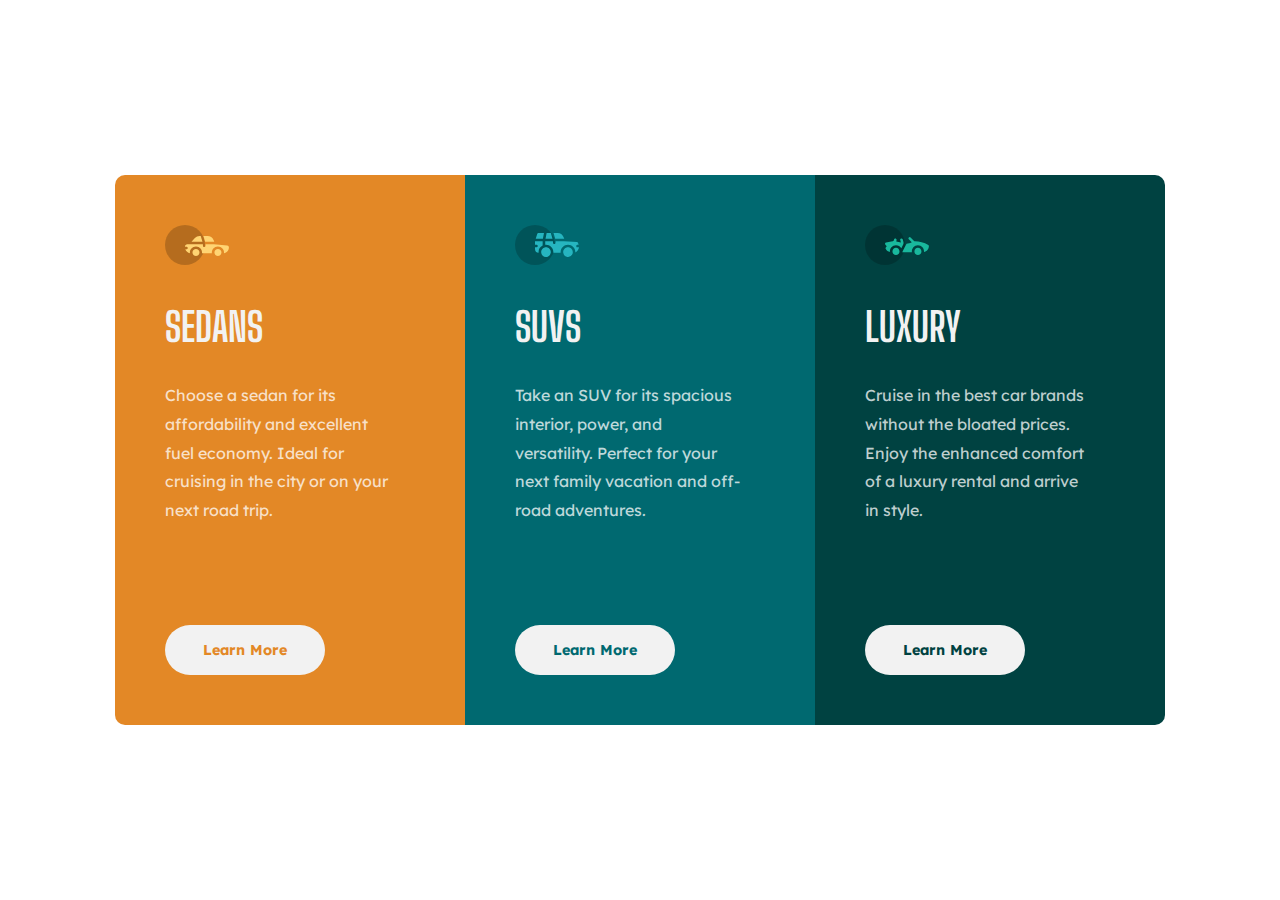
<file: 3-column-preview-card/index.html>
<!DOCTYPE html>
<html lang="pt-br">
  <head>
    <meta charset="UTF-8" />
    <meta http-equiv="X-UA-Compatible" content="IE=edge" />
    <meta name="viewport" content="width=device-width, initial-scale=1.0" />
    <link rel="icon" type="image/png" sizes="32x32" href="./images/favicon-32x32.png" />
    <title>3-column preview card component</title>
    <link rel="stylesheet" href="style.css" />
  </head>
  <body>
    <div id="card">
      <div class="content" id="content1">
        <img src="images/icon-sedans.svg" />
        <h1>SEDANS</h1>
        <p>
          Choose a sedan for its affordability and excellent fuel economy. Ideal for cruising in the city or on your
          next road trip.
        </p>
        <a id="c1" href="#">Learn More</a>
      </div>
      <div class="content" id="content2">
        <img src="images/icon-suvs.svg" />
        <h1>SUVS</h1>
        <p>
          Take an SUV for its spacious interior, power, and versatility. Perfect for your next family vacation and
          off-road adventures.
        </p>
        <a id="c2" href="#">Learn More</a>
      </div>
      <div class="content" id="content3">
        <img src="images/icon-luxury.svg" />
        <h1>LUXURY</h1>
        <p>
          Cruise in the best car brands without the bloated prices. Enjoy the enhanced comfort of a luxury rental and
          arrive in style.
        </p>
        <a id="c3" href="#">Learn More</a>
      </div>
    </div>
  </body>
</html>
</file>
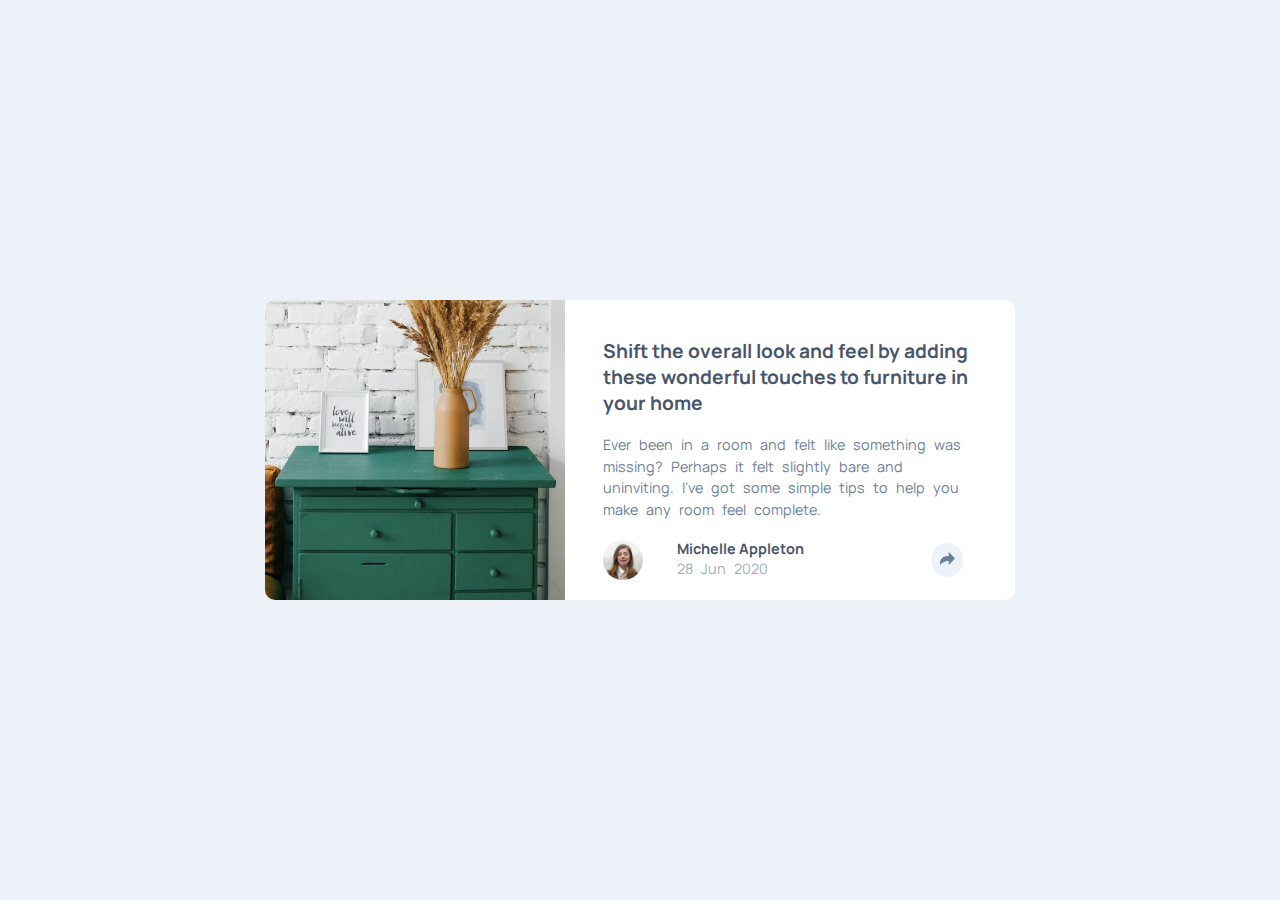
<file: article-preview-component/index.html>
<!DOCTYPE html>
<html lang="en">
  <head>
    <meta charset="UTF-8" />
    <meta name="viewport" content="width=device-width, initial-scale=1.0" />
    <link rel="stylesheet" href="css/style.css" />
    <link rel="icon" type="image/png" sizes="32x32" href="./images/favicon-32x32.png" />
    <title>Frontend Mentor | Article preview component</title>
  </head>
  <body>
    <div class="card">
      <img class="drawer" src="images/drawers.jpg" alt="" />
      <div class="text">
        <div class="header">
          <h1>Shift the overall look and feel by adding these wonderful touches to furniture in your home</h1>
        </div>
        <div class="subtext">
          <p>Ever been in a room and felt like something was missing? Perhaps it felt slightly bare and uninviting. I’ve got some simple tips to help you make any room feel complete.</p>
        </div>
        <div id="person">
          <img class="avatar" src="images/avatar-michelle.jpg" alt="" />
          <div id="michelle">
            <h2>Michelle Appleton</h2>
            <p>28 Jun 2020</p>
          </div>
          <button id="button">
            <img src="images/icon-share.svg" alt="" />
          </button>

          <div class="share">
            <div class="sharesvg">
              SHARE
              <img src="images/icon-facebook.svg" alt="" />
              <img src="images/icon-twitter.svg" alt="" />
              <img src="images/icon-pinterest.svg" alt="" />
            </div>
            <div class="triangle"></div>
          </div>
        </div>
      </div>
    </div>
  </body>
  <script src="hover.js"></script>
</html>
</file>
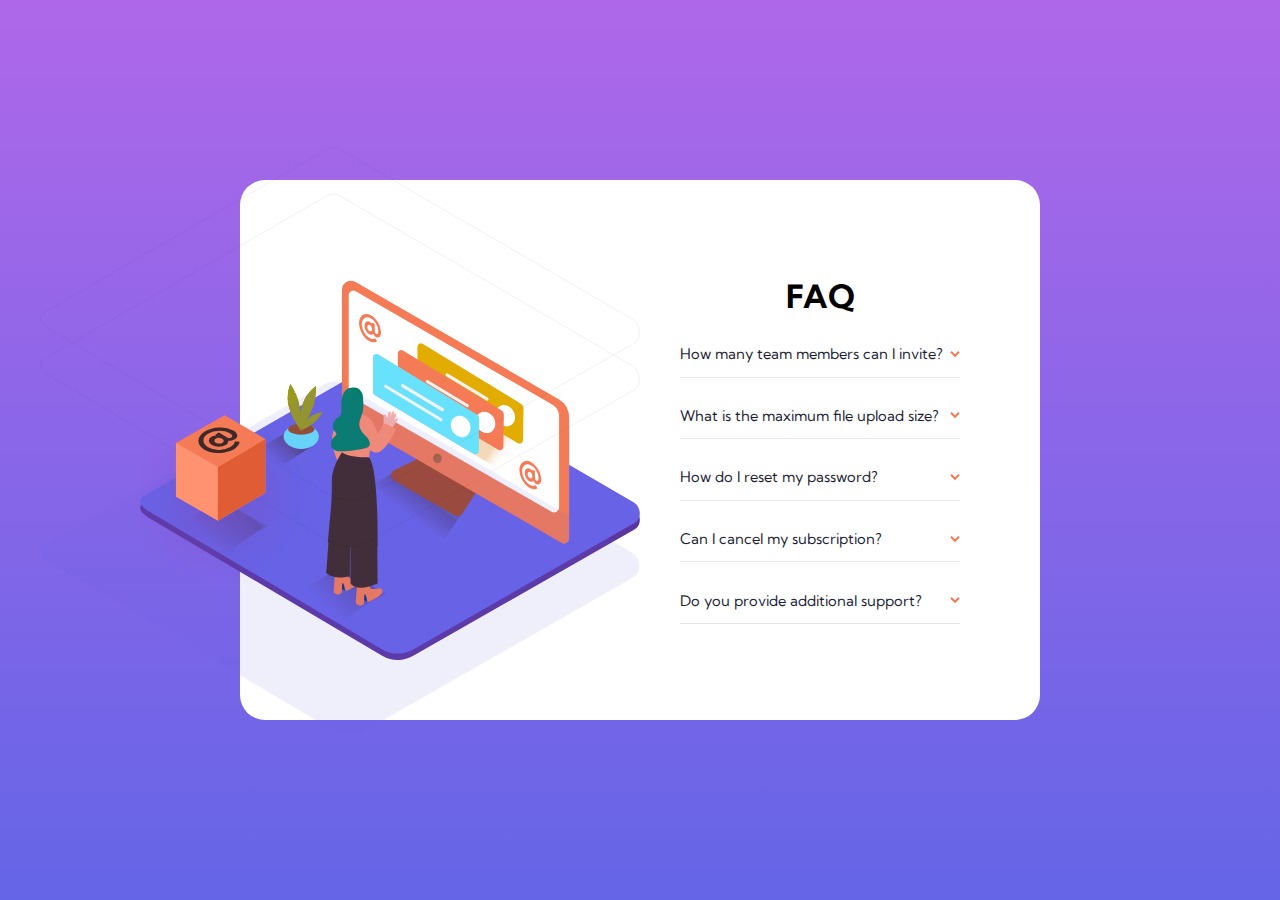
<file: faq-accordion-card/index.html>
<!DOCTYPE html>
<html lang="en">
  <head>
    <meta charset="UTF-8" />
    <meta name="viewport" content="width=device-width, initial-scale=1.0" />
    <link rel="icon" type="image/png" sizes="32x32" href="./images/favicon-32x32.png" />
    <link rel="stylesheet" href="css/style.css" />
    <script src="script.js"></script>
    <title>Frontend Mentor | FAQ Accordion Card</title>
  </head>
  <body>
    <div class="images">
      <img class="mobile-img" src="images/illustration-woman-online-mobile.svg" alt="" />
      <img src="images/bg-pattern-mobile.svg" alt="" />
    </div>
    <div class="card">
      <div class="desktop-images">
        <img class="desktop-img" src="images/illustration-woman-online-desktop.svg" alt="" />
        <img class="desktop-img-box" src="images/illustration-box-desktop.svg" alt="" />
        <img class="desktop-img-pattern" src="images/bg-pattern-desktop.svg" alt="" />
      </div>
      <ul>
        <h1>FAQ</h1>
        <li>
          <button class="question" onclick="toggle(0)">
            <h2>How many team members can I invite?</h2>
            <img class="imgArrow" src="images/icon-arrow-down.svg" alt="seta para baixo" />
          </button>
          <p class="answer">You can invite up to 2 additional users on the Free plan. There is no limit on team members for the Premium plan.</p>
        </li>
        <li>
          <button class="question" onclick="toggle(1)">
            <h2>What is the maximum file upload size?</h2>
            <img class="imgArrow" src="images/icon-arrow-down.svg" alt="seta para baixo" />
          </button>
          <p class="answer">No more than 2GB. All files in your account must fit your allotted storage space.</p>
        </li>
        <li>
          <button class="question" onclick="toggle(2)">
            <h2>How do I reset my password?</h2>
            <img class="imgArrow" src="images/icon-arrow-down.svg" alt="seta para baixo" />
          </button>
          <p class="answer">Click “Forgot password” from the login page or “Change password” from your profile page. A reset link will be emailed to you.</p>
        </li>
        <li>
          <button class="question" onclick="toggle(3)">
            <h2>Can I cancel my subscription?</h2>
            <img class="imgArrow" src="images/icon-arrow-down.svg" alt="seta para baixo" />
          </button>
          <p class="answer">Yes! Send us a message and we’ll process your request no questions asked.</p>
        </li>
        <li>
          <button class="question" onclick="toggle(4)">
            <h2>Do you provide additional support?</h2>
            <img class="imgArrow" src="images/icon-arrow-down.svg" alt="seta para baixo" />
          </button>
          <p class="answer">Chat and email support is available 24/7. Phone lines are open during normal business hours.</p>
        </li>
      </ul>
    </div>
  </body>
</html>
</file>
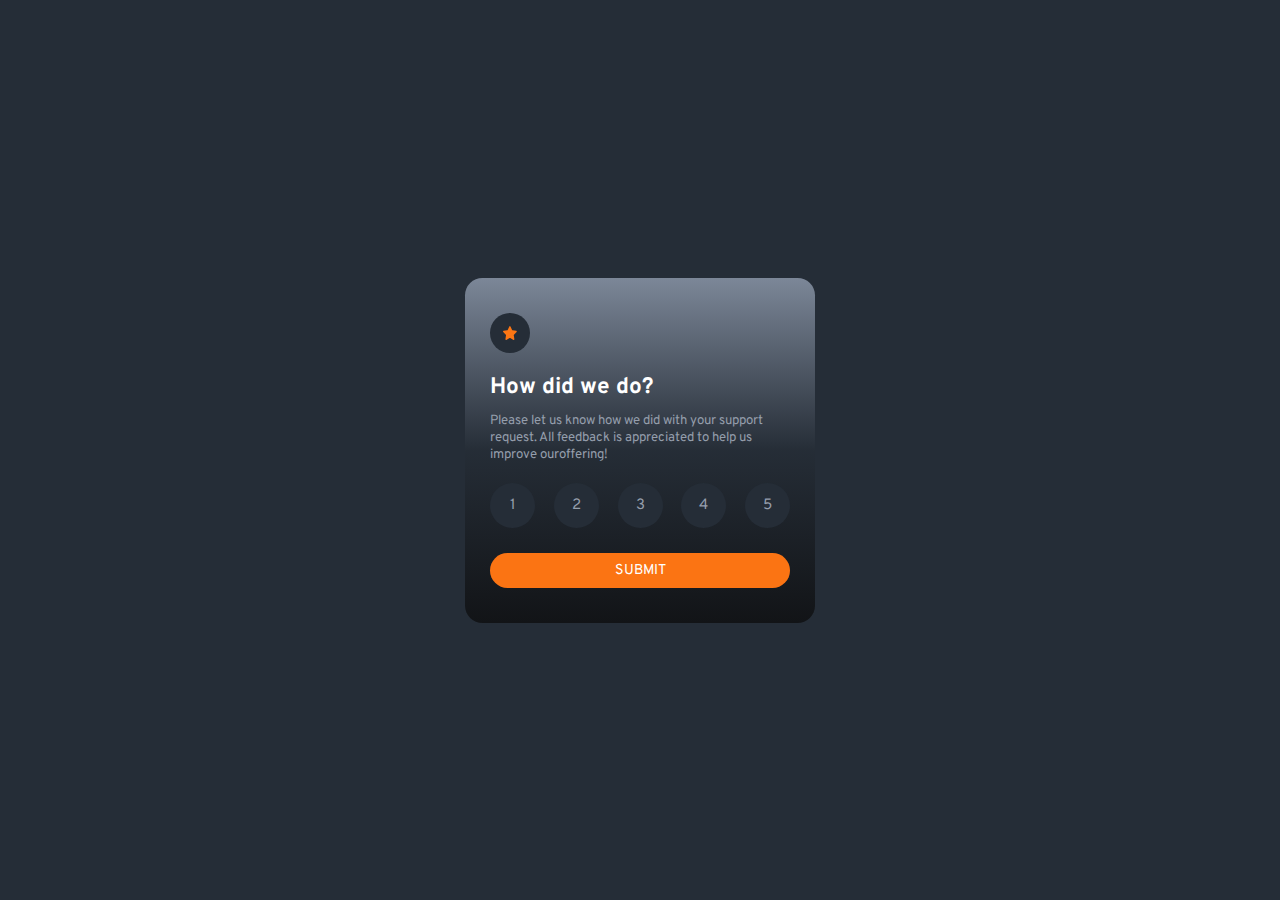
<file: interactive-rating-component/index.html>
<!DOCTYPE html>
<html lang="pt-br">
  <head>
    <meta charset="UTF-8" />
    <meta http-equiv="X-UA-Compatible" content="IE=edge" />
    <meta name="viewport" content="width=device-width, initial-scale=1.0" />
    <title>Rate us!</title>
    <link rel="stylesheet" href="hover.css" />
    <link rel="stylesheet" href="style.css" />
    <link rel="shortcut icon" href="images/favicon-32x32.png" type="image/x-icon" />
    <script src="script.js"></script>
  </head>
  <body>
    <div id="caixa">
      <div id="circulo">
        <img src="images/icon-star.svg" alt="" />
      </div>
      <div id="título">
        <h1>How did we do?</h1>
      </div>
      <div id="texto">
        <p>
          Please let us know how we did with your support request. All feedback is appreciated to help us improve
          ouroffering!
        </p>
      </div>
      <div id="nota">
        <p id="cor1" onclick="escolher(1)">1</p>
        <p id="cor2" onclick="escolher(2)">2</p>
        <p id="cor3" onclick="escolher(3)">3</p>
        <p id="cor4" onclick="escolher(4)">4</p>
        <p id="cor5" onclick="escolher(5)">5</p>
      </div>
      <a href="index2.html">
        <div id="submit">
          <p>SUBMIT</p>
        </div>
      </a>
    </div>
  </body>
</html>
</file>
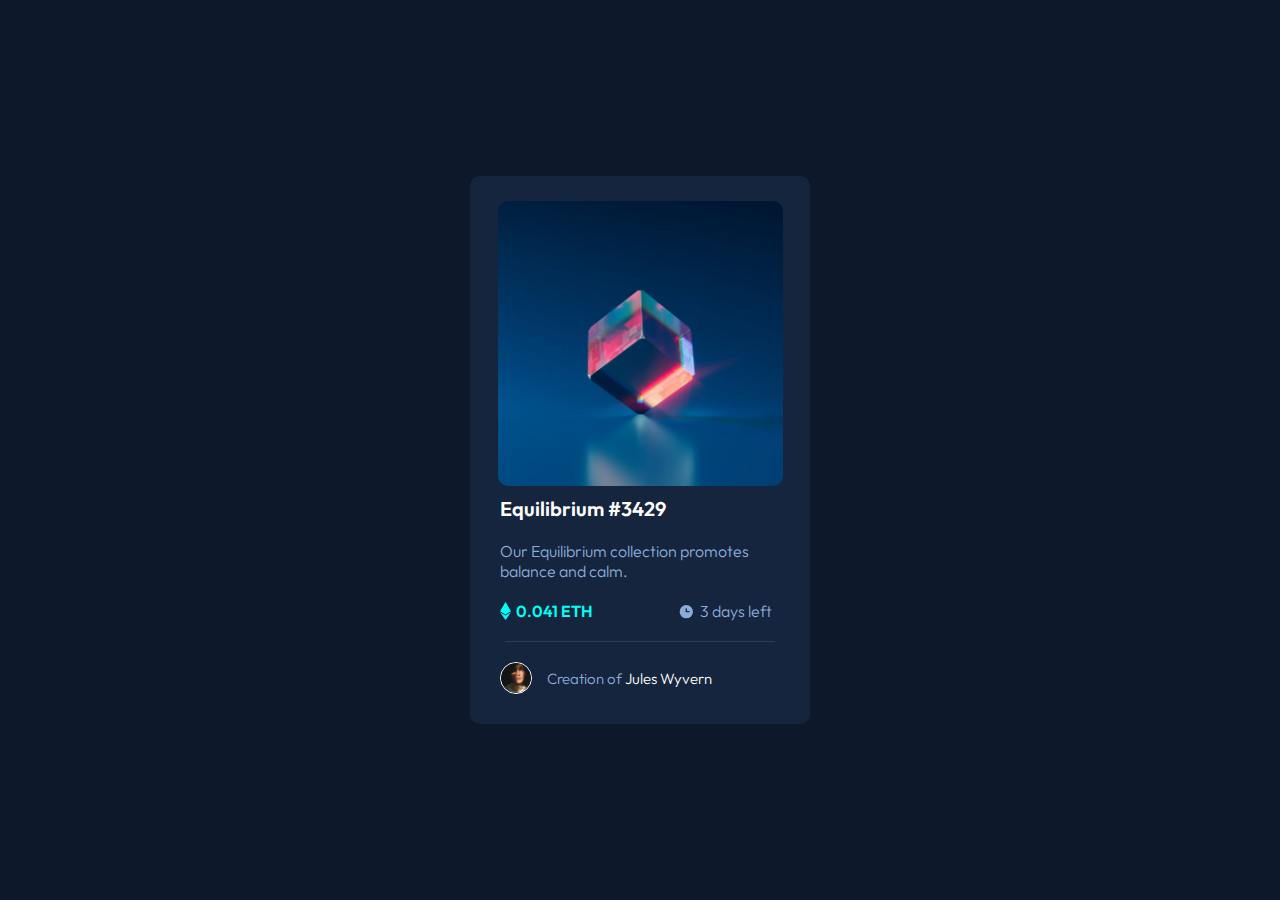
<file: nft-preview-card/index.html>
<!DOCTYPE html>
<html lang="pt-br">
  <head>
    <meta charset="UTF-8" />
    <meta http-equiv="X-UA-Compatible" content="IE=edge" />
    <meta name="viewport" content="width=device-width, initial-scale=1.0" />
    <link rel="stylesheet" href="style.css" />
    <link rel="shortcut icon" href="images/favicon-32x32.png" type="image/x-icon" />
    <title>Projeto NFT</title>
  </head>
  <body>
    <div id="card">
      <div id="hover">
        <img id="olho" src="images/icon-view.svg" alt="olho" />
      </div>
      <img id="cubo" src="images/image-equilibrium.jpg" alt="nft" />
      <div id="textocima">
        <h1>Equilibrium #3429</h1>
        <p class="text">Our Equilibrium collection promotes balance and calm.</p>
      </div>

      <div id="ethclock">
        <img src="images/icon-ethereum.svg" alt="eth" />
        <p class="eth">0.041 ETH</p>
        <img src="images/icon-clock.svg" alt="relógio" />
        <p class="clock">3 days left</p>
      </div>

      <div id="linha"></div>
      <div id="footer">
        <img id="creator" src="images/image-avatar.png" alt="rosto" />
        <p class="creator">
          Creation of
          <span id="jules">Jules Wyvern</span>
        </p>
      </div>
    </div>
  </body>
</html>
</file>
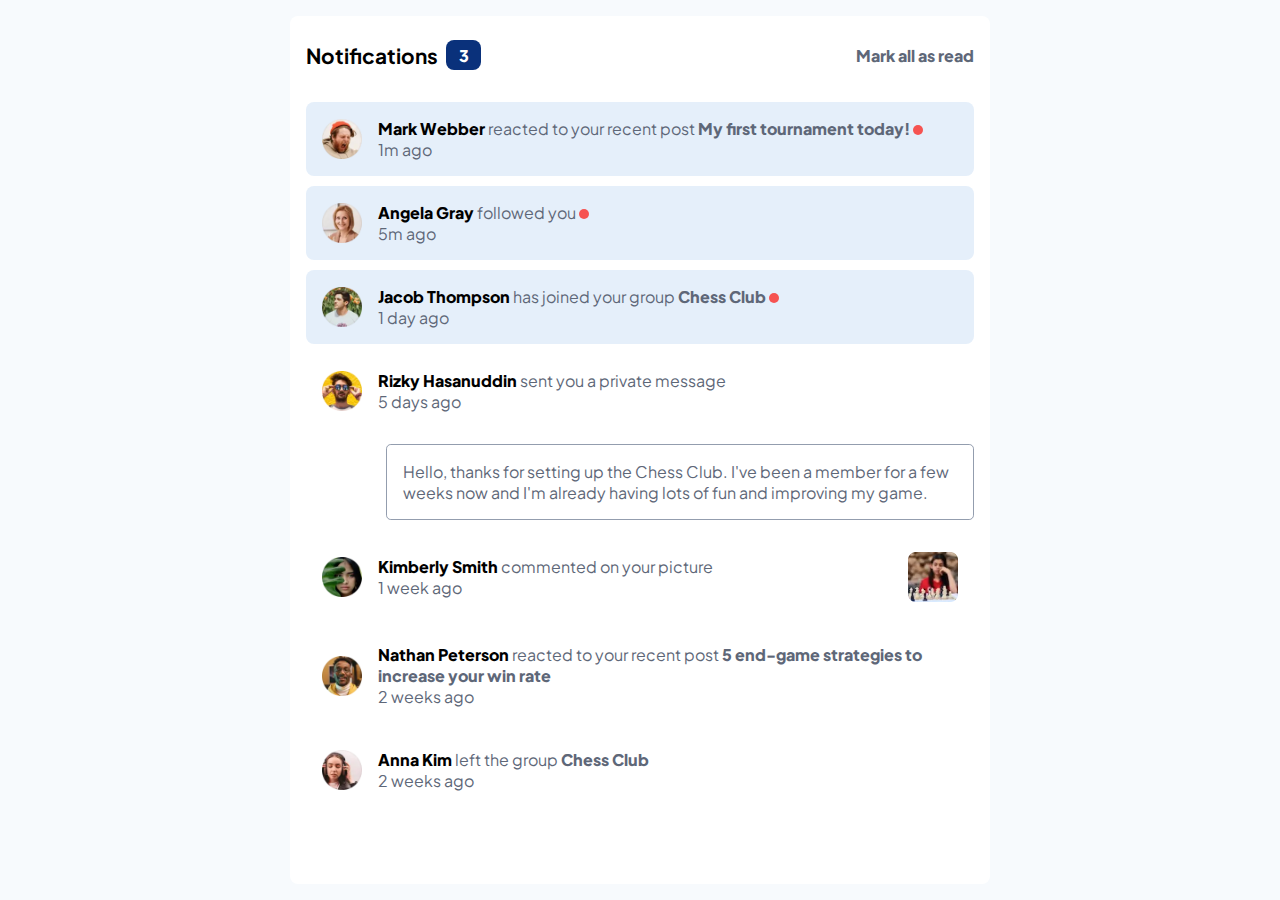
<file: notifications-page/index.html>
<!DOCTYPE html>
<html lang="en">
  <head>
    <meta charset="UTF-8" />
    <meta name="viewport" content="width=device-width, initial-scale=1.0" />
    <link rel="icon" type="image/png" sizes="32x32" href="assets/images/favicon-32x32.png" />
    <link rel="stylesheet" href="css/style.css" />
    <title>Frontend Mentor | Notifications page</title>
  </head>
  <body>
    <div class="card">
      <div class="header">
        <div class="header-wrapper">
          <h1>Notifications</h1>
          <span id="notifications">3</span>
        </div>
        <h2><a id="mark-all" href="#">Mark all as read</a></h2>
      </div>
      <div class="notification unread">
        <img class="notification-avatar" src="assets/images/avatar-mark-webber.webp" alt="" />
        <div class="notification-wrapper">
          <p>
            <a class="name" href="">Mark Webber</a>
            reacted to your recent post
            <a href="#">My first tournament today!</a>
          </p>
          <p class="time">1m ago</p>
        </div>
      </div>
      <div class="notification unread">
        <img class="notification-avatar" src="assets/images/avatar-angela-gray.webp" alt="" />
        <div class="notification-wrapper">
          <p>
            <a class="name" href="">Angela Gray</a>
            followed you
          </p>
          <p class="time">5m ago</p>
        </div>
      </div>
      <div class="notification unread">
        <img class="notification-avatar" src="assets/images/avatar-jacob-thompson.webp" alt="" />
        <div class="notification-wrapper">
          <p>
            <a class="name" href="">Jacob Thompson</a>
            has joined your group
            <a href="#">Chess Club</a>
          </p>
          <p class="time">1 day ago</p>
        </div>
      </div>
      <div class="private-msg">
        <div class="notification">
          <img class="notification-avatar" src="assets/images/avatar-rizky-hasanuddin.webp" alt="" />
          <div class="notification-wrapper">
            <p>
              <a class="name" href="">Rizky Hasanuddin</a>
              sent you a private message
            </p>
            <p class="time">5 days ago</p>
          </div>
        </div>
        <div class="notification-private">
          <p>Hello, thanks for setting up the Chess Club. I've been a member for a few weeks now and I'm already having lots of fun and improving my game.</p>
        </div>
      </div>
      <div class="notification">
        <img class="notification-avatar" src="assets/images/avatar-kimberly-smith.webp" alt="" />
        <div class="notification-wrapper">
          <p>
            <a class="name" href="">Kimberly Smith</a>
            commented on your picture
          </p>
          <p class="time">1 week ago</p>
        </div>
        <img class="notification-picture" src="assets/images/image-chess.webp" alt="" />
      </div>
      <div class="notification">
        <img class="notification-avatar" src="assets/images/avatar-nathan-peterson.webp" alt="" />
        <div class="notification-wrapper">
          <p>
            <a class="name" href="">Nathan Peterson</a>
            reacted to your recent post
            <a href="#">5 end-game strategies to increase your win rate</a>
          </p>
          <p class="time">2 weeks ago</p>
        </div>
      </div>
      <div class="notification">
        <img class="notification-avatar" src="assets/images/avatar-anna-kim.webp" alt="" />
        <div class="notification-wrapper no-margin">
          <p>
            <a class="name" href="">Anna Kim</a>
            left the group
            <a href="#">Chess Club</a>
          </p>
          <p class="time">2 weeks ago</p>
        </div>
      </div>
    </div>
  </body>
  <script src="script.js"></script>
</html>
</file>
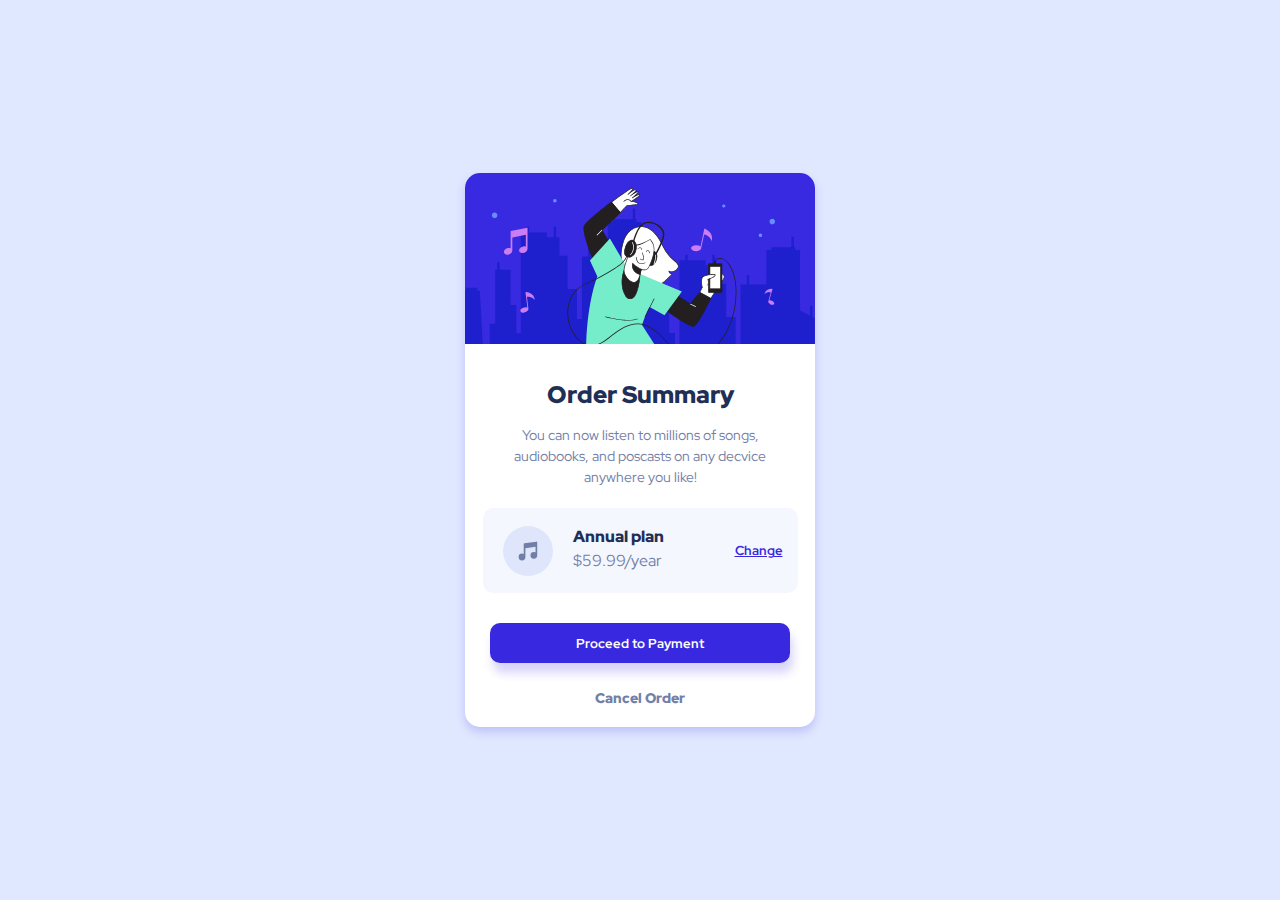
<file: order-summary-component/index.html>
<!DOCTYPE html>
<html lang="pt-br">
  <head>
    <meta charset="UTF-8" />
    <meta http-equiv="X-UA-Compatible" content="IE=edge" />
    <meta name="viewport" content="width=device-width, initial-scale=1.0" />
    <title>Order Summary</title>
    <link rel="stylesheet" href="hover.css" />
    <link rel="stylesheet" href="css/style.css" />
    <link rel="shortcut icon" href="images/favicon-32x32.png" type="image/x-icon" />
  </head>
  <body>
    <div id="caixa">
      <img id="principal" src="images/illustration-hero.svg" alt="" />
      <h1>Order Summary</h1>
      <p>You can now listen to millions of songs, audiobooks, and poscasts on any decvice anywhere you like!</p>
      <div id="plan">
        <div id="wrapper_esquerda">
          <img id="icone" src="images/icon-music.svg" alt="icone musica" />
          <div id="wrapper_esquerda-texto">
            <p id="annual">Annual plan</p>
            <p id="price">$59.99/year</p>
          </div>
        </div>
        <a href="#">Change</a>
      </div>
      <div id="payment">Proceed to Payment</div>
      <div id="cancel">Cancel Order</div>
    </div>
  </body>
</html>
</file>
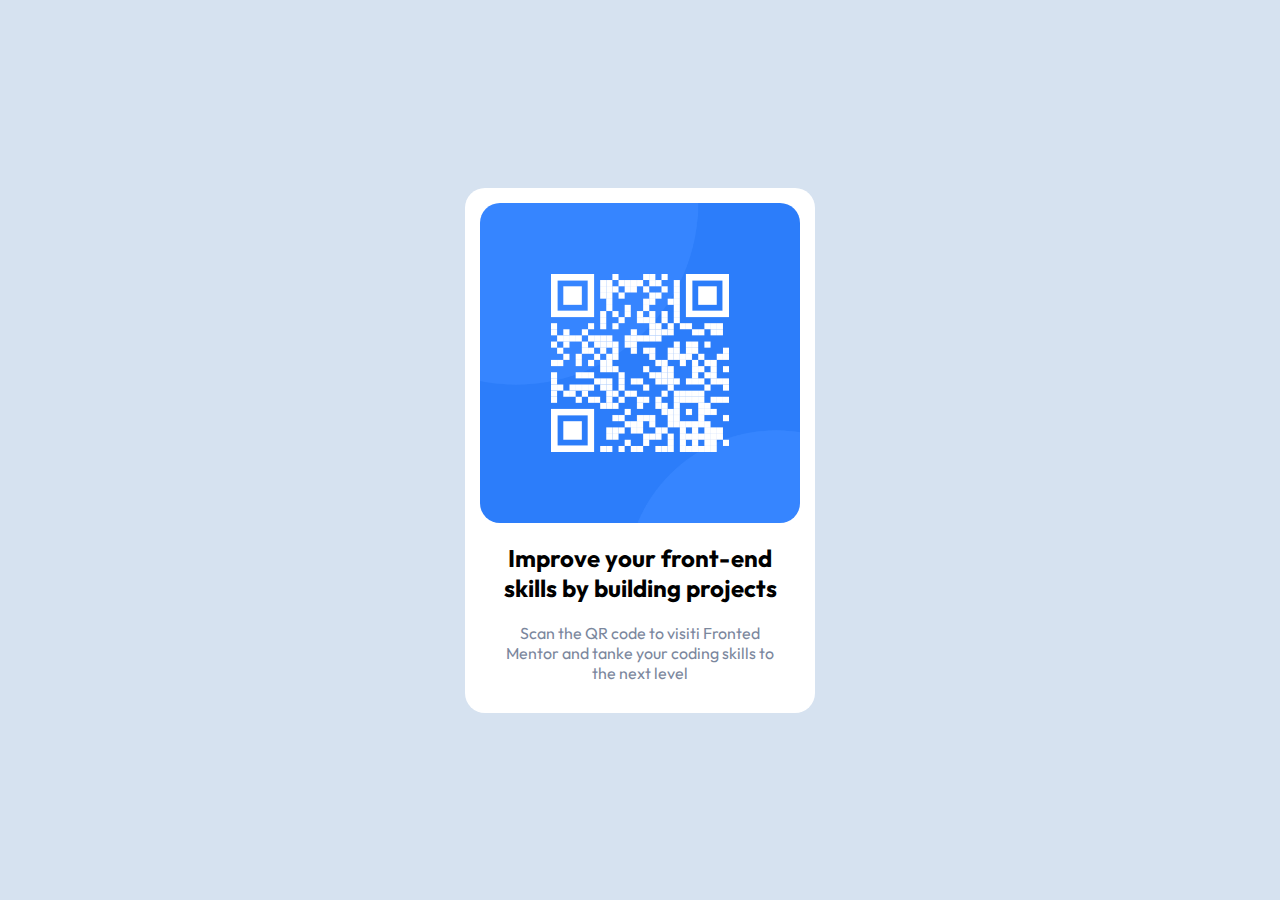
<file: qr-code-component/index.html>
<!DOCTYPE html>
<html lang="pt-br">
  <head>
    <meta charset="UTF-8" />
    <meta http-equiv="X-UA-Compatible" content="IE=edge" />
    <meta name="viewport" content="width=device-width, initial-scale=1.0" />
    <link rel="stylesheet" href="style.css" />
    <link rel="shortcut icon" href="images/favicon-32x32.png" type="image/x-icon" />
    <title>Qr code</title>
  </head>
  <body>
    <div id="caixa">
      <img src="images/image-qr-code.png" alt="" />
      <div id="texto">
        <h1>
          Improve your front-end
          <br />
          skills by building projects
        </h1>
        <p>
          Scan the QR code to visiti Fronted
          <br />
          Mentor and tanke your coding skills to
          <br />
          the next level
        </p>
      </div>
    </div>
  </body>
</html>
</file>
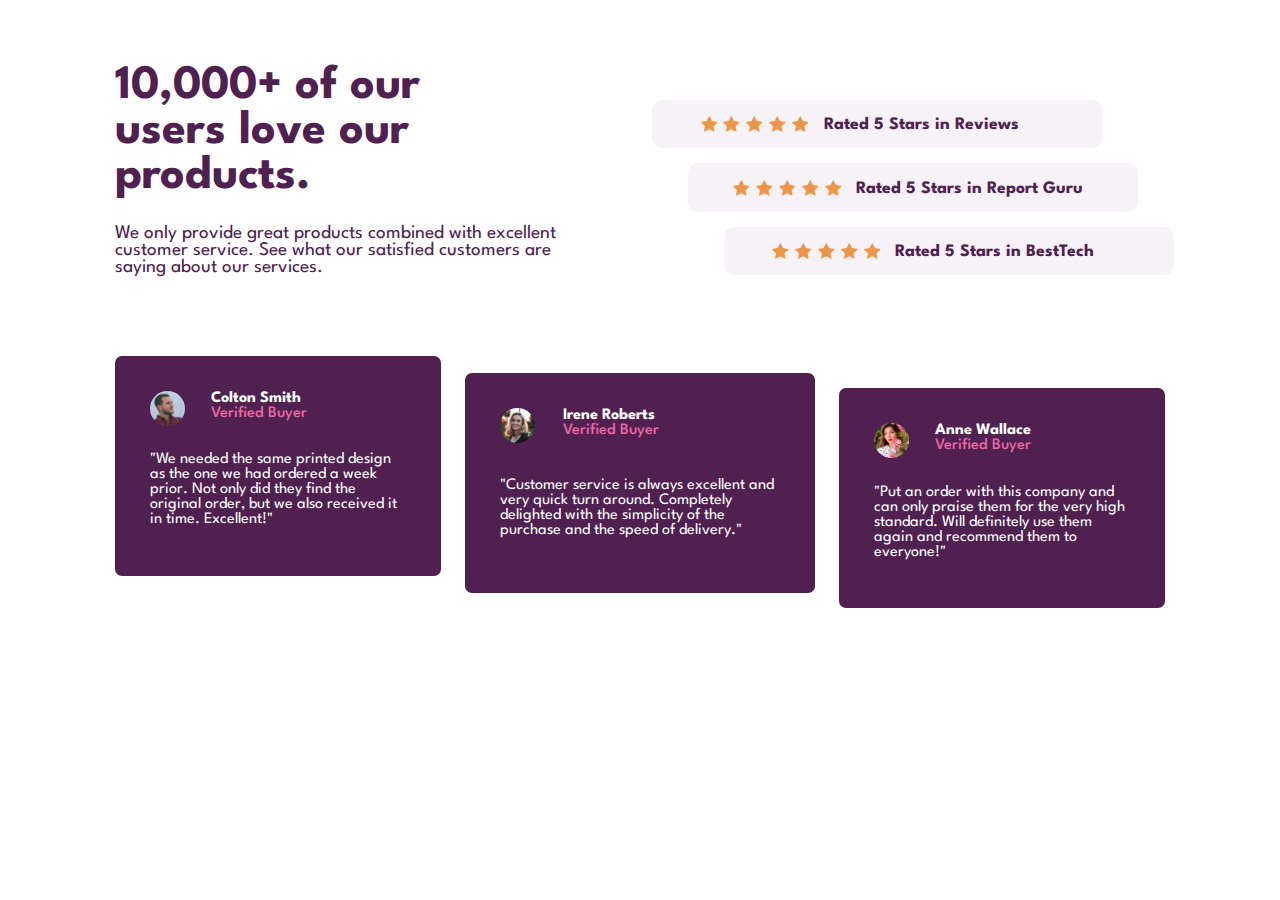
<file: social-proof-section/index.html>
<!DOCTYPE html>
<html lang="pt-br">
  <head>
    <meta charset="UTF-8" />
    <meta name="viewport" content="width=device-width, initial-scale=1.0" />
    <link rel="icon" type="image/png" sizes="32x32" href="./images/favicon-32x32.png" />
    <link rel="stylesheet" href="style.css" />
    <title>Frontend Mentor | Social proof section</title>
  </head>
  <body>
    <div id="grid">
      <div id="header">
        <h1>10,000+ of our users love our products.</h1>
        <p class="pheader">
          We only provide great products combined with excellent customer service. See what our satisfied customers are
          saying about our services.
        </p>
      </div>
      <div id="review">
        <div id="r1" class="stars">
          <div class="estrela">
            <img src="images/icon-star.svg" />
            <img src="images/icon-star.svg" />
            <img src="images/icon-star.svg" />
            <img src="images/icon-star.svg" />
            <img src="images/icon-star.svg" />
          </div>
          <div class="preview">
            <p>Rated 5 Stars in Reviews</p>
          </div>
        </div>
        <div id="r2" class="stars">
          <div class="estrela">
            <img src="images/icon-star.svg" />
            <img src="images/icon-star.svg" />
            <img src="images/icon-star.svg" />
            <img src="images/icon-star.svg" />
            <img src="images/icon-star.svg" />
          </div>
          <div class="preview">
            <p>Rated 5 Stars in Report Guru</p>
          </div>
        </div>
        <div id="r3" class="stars">
          <div class="estrela">
            <img src="images/icon-star.svg" />
            <img src="images/icon-star.svg" />
            <img src="images/icon-star.svg" />
            <img src="images/icon-star.svg" />
            <img src="images/icon-star.svg" />
          </div>
          <div class="preview">
            <p>Rated 5 Stars in BestTech</p>
          </div>
        </div>
      </div>
      <div id="c1" class="costumer">
        <img src="images/image-colton.jpg" alt="" />
        <div id="cheader">
          <h2>Colton Smith</h2>
          <h3>Verified Buyer</h3>
        </div>
        <p class="pcostumer">
          "We needed the same printed design as the one we had ordered a week prior. Not only did they find the original
          order, but we also received it in time. Excellent!"
        </p>
      </div>
      <div id="c2" class="costumer">
        <img src="images/image-irene.jpg" alt="" />
        <div id="cheader">
          <h2>Irene Roberts</h2>
          <h3>Verified Buyer</h3>
        </div>
        <p class="pcostumer">
          "Customer service is always excellent and very quick turn around. Completely delighted with the simplicity of
          the purchase and the speed of delivery."
        </p>
      </div>
      <div id="c3" class="costumer">
        <img src="images/image-anne.jpg" alt="" />
        <div id="cheader">
          <h2>Anne Wallace</h2>
          <h3>Verified Buyer</h3>
        </div>
        <p class="pcostumer">
          "Put an order with this company and can only praise them for the very high standard. Will definitely use them
          again and recommend them to everyone!"
        </p>
      </div>
    </div>
  </body>
</html>
</file>
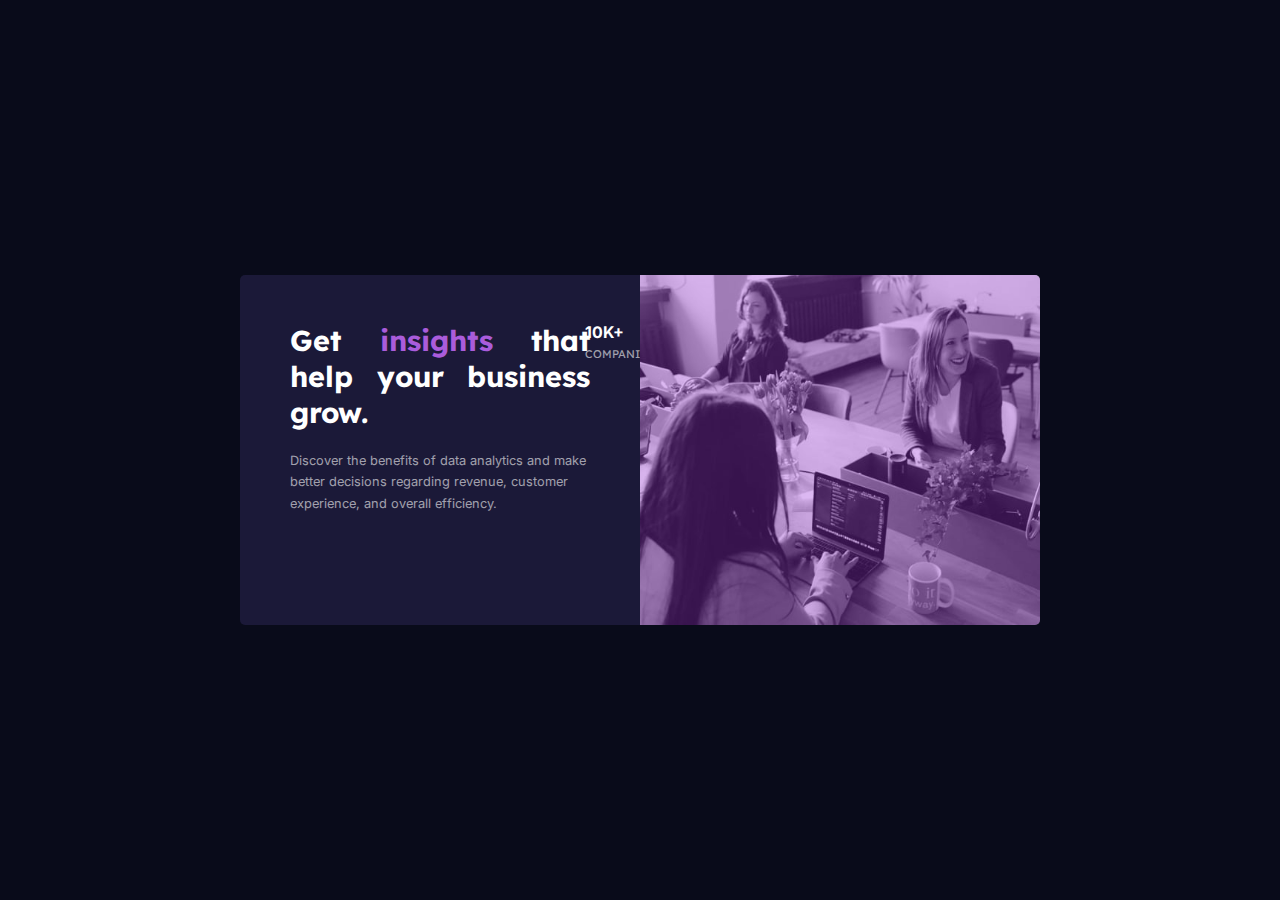
<file: stats-preview-card-component/index.html>
<!DOCTYPE html>
<html lang="pt-br">
  <head>
    <meta charset="UTF-8" />
    <meta http-equiv="X-UA-Compatible" content="IE=edge" />
    <meta name="viewport" content="width=device-width, initial-scale=1.0" />
    <link rel="shortcut icon" href="images/favicon-32x32.png" type="image/x-icon" />
    <title>Business</title>
    <link rel="stylesheet" href="style.css" />
  </head>
  <body>
    <div id="card">
      <div id="pink"></div>
      <div id="image">
        <img class="responsive" src="images/image-header-mobile.jpg" alt="" />
        <img class="desktop" src="images/image-header-desktop.jpg" alt="" />
      </div>
      <div id="content">
        <div id="text">
          <h1>Get <span>insights</span> that help your business grow.</h1>
          <p>
            Discover the benefits of data analytics and make better decisions regarding revenue, customer experience,
            and overall efficiency.
          </p>
        </div>

        <div id="numbers">
          <p class="number">10K+</p>
          <p class="number">314</p>
          <p class="number">12M+</p>
          <p class="number name">COMPANIES</p>
          <p class="number name">TEMPLATES</p>
          <p class="number name">QUERIES</p>
        </div>
      </div>
    </div>
  </body>
</html>
</file>
<file: 3-column-preview-card/style.css>
@import url('https://fonts.googleapis.com/css2?family=Big+Shoulders+Display:wght@700&family=Lexend+Deca&display=swap');

:root {
  --cor1: hsl(31, 77%, 52%);
  --cor2: hsl(184, 100%, 22%);
  --cor3: hsl(179, 100%, 13%);
  --cor4: hsla(0, 0%, 100%, 0.75);
  --cor5: hsl(0, 0%, 95%);
}

* {
  padding: 0;
  margin: 0;
  padding: 0;
  /* font-family: 'Big Shoulders Display', cursive;
  font-family: 'Lexend Deca', sans-serif; */
  box-sizing: border-box;
}

body {
  display: flex;
  width: 100vw;
  height: 100vh;
  justify-content: center;
}

div#card {
  display: grid;
  height: 100vh;
  margin: 0 10%;
  max-width: 1050px;
  align-items: center;
  justify-content: center;
  grid-template-columns: 1fr 1fr 1fr;
  grid-template-rows: 1fr;
}

img {
  max-width: 100%;
}

.content {
  display: grid;
  grid-template-columns: 1fr;
  grid-template-rows: 1fr 1fr 1fr 1fr;
  height: 550px;
  width: 350px;
  padding: 50px 50px 50px 50px;
}

.content > p {
  width: 225px;
}

div#content1 {
  background-color: var(--cor1);
  border-radius: 10px 0 0 10px;
}

#c1 {
  color: var(--cor1);
}

#c2 {
  color: var(--cor2);
}

#c3 {
  color: var(--cor3);
}

div#content2 {
  background-color: var(--cor2);
  border-radius: 0;
}

div#content3 {
  background-color: var(--cor3);
  border-radius: 0 10px 10px 0;
}

h1 {
  color: var(--cor5);
  font-family: 'Big Shoulders Display', cursive;
  font-size: 2.5em;
}

p {
  color: var(--cor4);
  font-family: 'Lexend Deca', sans-serif;
  line-height: 1.8em;
  font-size: 1em;
}

a {
  display: flex;
  align-self: flex-end;
  justify-content: center;
  align-items: center;
  background-color: var(--cor5);
  border-radius: 30px;
  font-family: 'Lexend Deca', sans-serif;
  font-weight: 700;
  font-size: 0.9em;
  text-decoration: none;
  width: 160px;
  height: 50px;
  margin-top: 100px;
  text-align: center;
}

@media (max-width: 1100px) {
  body {
    height: fit-content;
    align-items: center;
    justify-content: center;
    max-width: 500px;
    margin: auto;
  }

  div#card {
    grid-template-columns: 1fr;
    grid-template-rows: 1fr 1fr 1fr;
    height: 1350px;
    margin: 10% 0;
  }

  .content {
    height: 450px;
    width: 375px;
  }

  .content > p {
    width: 250px;
  }

  div#content1 {
    border-radius: 5px 5px 0 0;
  }

  div#content3 {
    border-radius: 0 0 5px 5px;
  }

  a {
    margin-top: 0;
  }
}
</file>
<file: article-preview-component/css/style.css>
@import url("https://fonts.googleapis.com/css2?family=Manrope:wght@500;700&display=swap");
* {
  padding: 0;
  margin: 0;
  box-sizing: border-box;
  font-family: "Manrope", sans-serif;
}

body {
  display: flex;
  height: 100vh;
  width: 100vw;
  align-items: center;
  justify-content: center;
  background-color: hsl(210deg, 46%, 95%);
  padding: 5%;
}

.card {
  display: flex;
  flex-direction: column;
  align-items: center;
  max-width: 375px;
  width: 100%;
  background-color: white;
  border-radius: 10px;
  position: relative;
}
.card h1 {
  font-size: 1.2em;
  color: hsl(217deg, 19%, 35%);
  padding-bottom: 5%;
}
.card p {
  color: hsl(214deg, 17%, 51%);
  line-height: 1.5em;
  word-spacing: 5px;
}
.card img.drawer {
  -o-object-fit: cover;
     object-fit: cover;
  height: 200px;
  min-width: 100%;
  border-radius: 10px 10px 0 0;
}

.text {
  padding: 10% 10% 0 10%;
}

.subtext {
  margin-bottom: 10%;
}

#person {
  width: 100%;
  display: flex;
  align-items: center;
  justify-content: space-between;
  margin-top: 5%;
  padding-bottom: 5%;
}
#person #michelle {
  padding-right: 25%;
}
#person h2 {
  font-size: 0.9em;
  color: hsl(217deg, 19%, 35%);
  white-space: nowrap;
}
#person p {
  color: hsl(212deg, 23%, 69%);
}

.avatar {
  width: 40px;
  border-radius: 50%;
}

.share {
  display: flex;
  width: 100%;
  height: 13%;
  align-items: center;
  background-color: hsl(217deg, 19%, 35%);
  color: hsl(212deg, 23%, 69%);
  border-radius: 0 0 10px 10px;
  position: absolute;
  bottom: 0;
  left: 0;
  display: none;
}
.share .sharesvg {
  display: flex;
  align-items: center;
  justify-content: space-evenly;
  width: 70%;
}
.share .triangle {
  width: 20px;
  height: 20px;
  background-color: hsl(217deg, 19%, 35%);
  position: absolute;
  transform: rotateY(0deg) rotate(45deg);
  top: 10%;
  left: 10%;
}

#button {
  background-color: hsl(210deg, 46%, 95%);
  border-radius: 50px;
  padding: 8px;
  margin-right: 4%;
  display: inline-block;
  text-decoration: none;
  cursor: pointer;
  outline: none;
  color: white;
  border: none;
  z-index: 1;
}

@media (min-width: 800px) {
  .card {
    align-items: stretch;
    flex-direction: row;
    min-width: 750px;
    max-height: 300px;
  }
  .card img.drawer {
    -o-object-fit: cover;
       object-fit: cover;
    height: 300px;
    max-width: 300px;
    min-width: auto;
    border-radius: 10px 0 0 10px;
  }
  .card p {
    font-size: 0.9em;
  }
  .text {
    padding: 5%;
  }
  .subtext {
    margin-bottom: 5%;
  }
  .share {
    display: flex;
    border-radius: 10px;
    height: 50px;
    width: 200px;
    left: 80%;
    bottom: 25%;
    justify-content: space-evenly;
    display: none;
  }
  .share .sharesvg {
    display: flex;
    width: 100%;
    justify-content: space-evenly;
  }
  .share .triangle {
    top: 70%;
    left: 35%;
  }
}
</file>
<file: faq-accordion-card/css/style.css>
@import url("https://fonts.googleapis.com/css2?family=Kumbh+Sans:wght@400;700&display=swap");
* {
  margin: 0;
  padding: 0;
  box-sizing: border-box;
  font-family: "Kumbh Sans", sans-serif;
}

html {
  background-image: linear-gradient(180deg, hsl(273deg, 75%, 66%), hsl(240deg, 73%, 65%));
  background-repeat: no-repeat;
  height: 100%;
  min-height: 100%;
}

body {
  width: 90%;
  margin: auto;
  display: flex;
  justify-content: center;
  align-items: center;
  flex-direction: column;
  margin-top: 3em;
}

.card {
  padding: 9em 1em 2em;
  background-color: white;
  border-radius: 25px;
  width: 90%;
  width: 340px;
}

.images {
  margin-bottom: -7em;
  z-index: 1;
}

.images img:nth-of-type(1) {
  position: relative;
}

.images img:nth-of-type(2) {
  margin-top: -5em;
}

.desktop-images {
  display: none;
}

.desktop-img {
  display: none;
}

button {
  display: flex;
  flex-direction: row;
  align-items: center;
  justify-content: space-between;
  width: 100%;
  background: none;
  border: none;
  padding: 1em 0em;
  cursor: pointer;
}

h1 {
  text-align: center;
}

h2 {
  font-size: 1.1em;
  font-weight: 400;
  text-align: start;
  color: hsl(238deg, 29%, 16%);
}

p {
  font-size: 0.9em;
  padding: 0em 1.3em 1em 0em;
  color: hsl(240deg, 6%, 50%);
  line-height: 1.4em;
  display: none;
}

li {
  list-style: none;
  border-bottom: 1px solid hsl(240deg, 5%, 91%);
}

/* .img-arrow
 * transform: rotate(180deg) */
@media screen and (min-width: 1000px) {
  body {
    height: 100vh;
    width: 100%;
    flex-direction: row;
    align-items: center;
    margin: 0;
  }
  .images {
    display: none;
  }
  .desktop-images {
    display: block;
    position: absolute;
    left: -100px;
    top: 100px;
  }
  .desktop-img {
    display: block;
    width: 500px;
  }
  .desktop-img-pattern {
    position: absolute;
    top: -35%;
    left: -20%;
    width: 600px;
  }
  .desktop-img-box {
    position: absolute;
    top: 35%;
    left: -3%;
    z-index: 2;
  }
  .card {
    display: flex;
    flex-direction: row;
    justify-content: right;
    width: 800px;
    padding: 80px 0;
    position: relative;
    margin: auto;
  }
  .card ul {
    display: flex;
    flex-direction: column;
    justify-content: space-evenly;
    height: 380px;
    margin-right: 10%;
    width: 35%;
  }
}
</file>
<file: interactive-rating-component/hover.css>
div#nota>p:hover{
    color: white;
    background-color: hsl(216, 12%, 54%);
}

div#submit:hover{
    color: hsl(25, 97%, 53%);
    background-color: white;
}
</file>
<file: interactive-rating-component/style.css>
@import url('https://fonts.googleapis.com/css2?family=Overpass:wght@400;700&display=swap');

* {
  padding: 0;
  border: 0;
  margin: 0;
  /* color: hsl(217, 12%, 63%),
    hsl(216, 12%, 54%),
    hsl(213, 19%, 18%),
    hsl(216, 12%, 8%); */
  font-size: 15px;
  font-family: 'Overpass', sans-serif;
}

body {
  position: absolute;
  height: 100vh;
  width: 100vw;
  display: flex;
  background-color: hsl(213, 19%, 18%);
  justify-content: center;
  align-items: center;
}

div#caixa {
  display: flex;
  width: 300px;
  height: 280px;
  max-width: 300px;
  max-height: 280px;
  background: linear-gradient(to bottom, hsl(216, 12%, 54%), hsl(213, 19%, 18%), hsl(216, 12%, 8%));
  flex-direction: column;
  padding: 35px 25px 30px 25px;
  position: relative;
  border-radius: 5%;
}

div#circulo {
  margin-bottom: 20px;
  height: 40px;
  width: 40px;
  display: flex;
  border-radius: 50%;
  justify-content: center;
  align-items: center;
  background-color: hsl(213, 19%, 18%);
}

img {
  display: flex;
  width: 14px;
  height: 14px;
  justify-content: center;
}

div#título {
  display: flex;
  width: 100%;
  height: min-content;
  color: white;
  margin-bottom: 10px;
}

div#título > h1 {
  font-size: 1.5em;
}

div#texto {
  height: min-content;

  margin-bottom: 20px;
}

div#texto > p {
  font-size: 0.88em;
  line-height: 1.3em;
  font-weight: 400;
  color: hsl(217, 12%, 63%);
}

div#nota {
  width: 100%;
  height: 50px;
  display: flex;
  justify-content: space-between;
  margin-bottom: 20px;
}

div#nota > p {
  display: flex;
  width: 45px;
  height: 45px;
  border-radius: 50%;
  color: hsl(217, 12%, 63%);
  background-color: hsl(213, 19%, 18%);
  justify-content: center;
  align-items: center;
}

div#submit {
  display: flex;
  width: 300px;
  height: 35px;
  background-color: hsl(25, 97%, 53%);
  justify-content: center;
  align-items: center;
  border-radius: 30px;
  color: white;
}

div#submit > p {
  font-size: 0.95em;
}

a {
  text-decoration: none;
}
</file>
<file: nft-preview-card/style.css>
@import url("https://fonts.googleapis.com/css2?family=Outfit:wght@300;400;600&display=swap");

* {
    padding: 0px;
    margin: 0px;
    border: 0px;
    font-family: "Outfit", cursive;
}

body {
    background-color: hsl(217, 54%, 11%);
    height: 100vh;
    width: 100vw;
    display: flex;
    align-items: center;
    justify-content: center;
}

div#card {
    background-color: hsl(216, 50%, 16%);
    border-radius: 10px;
    margin: auto;
    width: 340px;
    display: flex;
    flex-direction: column;
    justify-content: center;
    align-items: center;
    position: relative;
}

div#ethclock {
    display: flex;
    gap: 5px;
    align-items: center;
    padding-left: 30px;
    padding-right: 30px;
    width: 280px;
}

img#cubo {
    display: flex;
    align-items: center;
    justify-content: center;
    width: 285px;
    border-radius: 10px;
    margin-top: 25px;
}

#hover {
    display: flex;
    width: 285px;
    height: 285px;
    border-radius: 10px;
    position: absolute;
    background-color: hsla(194, 100%, 50%, 0.39);
    top: 25px;
    opacity: 0.5;
    align-items: center;
    justify-content: center;
    opacity: 0;
}


#hover:hover {
    opacity: 1;
}

div#textocima {
    width: 280px;
    display: flex;
    flex-direction: column;
    margin: 0px 30px 20px 30px;
    flex-wrap: wrap;
    align-items: flex-start;
}

div#linha {
    width: 270px;
    height: 1px;
    background-color: rgba(128, 128, 128, 0.267);
    margin: 20px 0px 20px 0px;
}

h1 {
    color: white;
    font-size: 20px;
    font-weight: 600;
    margin: 10px 0 10px 0;
}

h1:hover {
    color: hsl(178, 100%, 50%);
}

p.text {
    color: hsl(215, 51%, 70%);
    font-weight: 300;
    margin-top: 10px;
}

p.eth {
    color: hsl(178, 100%, 50%);
    font-weight: 600;
    margin-right: 80px;
}

p.clock {
    color: hsl(215, 51%, 70%);
    font-weight: 300;
}

p.creator {
    color: hsl(215, 51%, 70%);
    font-size: 15px;
    font-weight: 300;
    margin-left: 15px;
}

#jules {
    color: white;
}

#jules:hover {
    color: hsl(178, 100%, 50%);
}

div#footer {
    width: 300px;
    display: flex;
    align-items: center;
    margin-left: 20px;
    margin-bottom: 30px;
}

img#creator {
    width: 30px;
    border: 1.5px;
    border-color: white;
    border-style: solid;
    border-radius: 50%;
}
</file>
<file: notifications-page/css/style.css>
@import url("https://fonts.googleapis.com/css2?family=Plus+Jakarta+Sans:wght@500;800&display=swap");
* {
  margin: 0;
  padding: 0;
  box-sizing: border-box;
  font-family: "Plus Jakarta Sans", sans-serif;
}

body {
  display: flex;
  justify-content: center;
  min-height: 100vh;
  background-color: hsl(210deg, 60%, 98%);
}

.card {
  display: flex;
  flex-direction: column;
  background-color: hsl(0deg, 0%, 100%);
  padding: 1.5rem 1rem;
  max-width: 700px;
  border-radius: 0.5rem;
  margin: 1em;
}

.header {
  display: flex;
  align-items: center;
  justify-content: space-between;
  margin-bottom: 2rem;
}
.header h1 {
  font-size: 1.3em;
}
.header h2 {
  color: hsl(219deg, 12%, 42%);
  font-weight: 500;
  font-size: 1em;
}

#notifications {
  background-color: hsl(219deg, 85%, 26%);
  margin-left: 0.5rem;
  width: 35px;
  display: flex;
  align-items: center;
  justify-content: center;
  height: 30px;
  color: hsl(0deg, 0%, 100%);
  font-weight: 800;
  border-radius: 0.5rem;
}

.header-wrapper {
  display: flex;
  align-items: center;
}

.notification {
  display: flex;
  align-items: center;
  padding: 1rem;
  border-radius: 0.5rem;
  margin-bottom: 10px;
}
.notification p {
  color: hsl(219deg, 12%, 42%);
}

.unread {
  background-color: hsl(211deg, 68%, 94%);
}
.unread p:first-of-type::after {
  content: "";
  background-color: hsl(1deg, 90%, 64%);
  width: 10px;
  height: 10px;
  display: inline-block;
  border-radius: 50%;
}

.notification-wrapper {
  margin-left: 1rem;
}

.name {
  color: black;
}

.notification-picture {
  width: 50px;
  margin-left: auto;
}

.notification-avatar {
  width: 40px;
}

.notification-private {
  background-color: hsl(0deg, 0%, 100%);
  padding: 1rem;
  border: 1px solid hsl(219deg, 14%, 63%);
  margin: 1rem 0 1rem 5rem;
  border-radius: 0.3rem;
  cursor: pointer;
}
.notification-private p {
  color: hsl(219deg, 12%, 42%);
}

a {
  all: unset;
  cursor: pointer;
  font-weight: 800;
}
a:hover {
  color: hsl(219deg, 85%, 26%);
}

@media screen and (max-width: 550px) {
  .card {
    margin: 0;
  }
}
</file>
<file: order-summary-component/hover.css>
a:hover {
  text-decoration: none;
  color: hsl(245, 90%, 75%);
}

div#payment:hover {
  background-color: hsl(245, 75%, 65%);
  cursor: pointer;
}

div#cancel:hover{
  color: hsl(223, 47%, 23%);
  cursor: pointer;
}
</file>
<file: order-summary-component/css/style.css>
@import url("https://fonts.googleapis.com/css2?family=Red+Hat+Display:wght@500;700;900&display=swap");
:root {
  --cor1: hsl(225, 100%, 94%);
  --cor2: hsl(245, 75%, 52%);
  --cor3: hsl(225, 100%, 98%);
  --cor4: hsl(224, 23%, 55%);
  --cor5: hsl(223, 47%, 23%);
}

* {
  padding: 0;
  border: 0;
  margin: 0;
  font-size: 16px;
  font-family: "Red Hat Display", sans-serif;
}

body {
  height: 100vh;
  width: 100vw;
  display: flex;
  background-color: var(--cor1);
  justify-content: center;
  align-items: center;
  margin: 0 auto;
}

div#caixa {
  display: flex;
  max-width: 350px;
  flex-direction: column;
  align-items: center;
  background: white;
  border-radius: 15px;
  box-shadow: hsla(245deg, 75%, 52%, 0.2) 0px 5px 10px 0px;
}

img#principal {
  display: flex;
  border-radius: 15px 15px 0px 0px;
  width: 100%;
  margin-bottom: 35px;
}

h1 {
  height: -webkit-min-content;
  height: -moz-min-content;
  height: min-content;
  color: var(--cor5);
  font-size: 1.5em;
  margin-bottom: 15px;
  font-weight: 900;
}

div#caixa > p {
  max-width: 300px;
  line-height: 1.5em;
  font-size: 0.88em;
  font-weight: 400;
  text-align: center;
  color: var(--cor4);
  margin-bottom: 20px;
}

div#plan {
  display: flex;
  justify-content: space-between;
  align-items: center;
  background-color: var(--cor3);
  width: 90%;
  height: 85px;
  border-radius: 10px;
  margin-bottom: 30px;
}

div#wrapper_esquerda {
  display: flex;
}

img#icone {
  width: 50px;
  height: 50px;
  margin: 0px 20px 0px 20px;
}

p#annual {
  color: var(--cor5);
  font-weight: 900;
  padding-bottom: 3px;
}

p#price {
  color: var(--cor4);
}

a {
  margin-right: 15px;
  font-size: 0.8em;
  color: var(--cor2);
  font-weight: 700;
}

div#payment {
  display: flex;
  width: 300px;
  height: 40px;
  background-color: var(--cor2);
  box-shadow: hsla(245deg, 75%, 52%, 0.2) 3px 10px 10px 0px;
  justify-content: center;
  align-items: center;
  border-radius: 10px;
  color: white;
  margin-bottom: 25px;
  font-size: 0.8em;
  font-weight: 700;
}

div#cancel {
  display: flex;
  align-items: center;
  font-weight: 900;
  color: var(--cor4);
  font-size: 0.9em;
  padding-bottom: 20px;
}
</file>
<file: qr-code-component/style.css>
@import url('https://fonts.googleapis.com/css2?family=Outfit:wght@400;700&display=swap');

* {
  border: 0px;
  padding: 0px;
  margin: 0px;
}

div#caixa {
  max-width: 350px;
  background-color: white;
  border-radius: 20px;
  padding-top: 15px;
  padding-bottom: 30px;
}

div#texto {
  background-color: rgba(255, 0, 0, 0);
  width: 350px;
  margin: auto;
  text-align: justify;
  text-align: center;
  padding-top: 20px;
}

body {
  background-color: hsl(212, 45%, 89%);
  height: 100vh;
  width: 100vw;
  display: flex;
  align-items: center;
  justify-content: center;
}

h1 {
  font-family: 'Outfit';
  font-weight: 700;
  font-size: 1.5em;
  padding-bottom: 20px;
}

p {
  font-family: 'Outfit';
  font-weight: 400;
  color: hsl(220, 15%, 55%);
}

img {
  display: block;
  width: 320px;
  border-radius: 20px;
  margin: auto;
}
</file>
<file: social-proof-section/style.css>
@import url('https://fonts.googleapis.com/css2?family=League+Spartan:wght@400;500;700&display=swap');

:root {
  --cor1: hsl(300, 43%, 22%);
  --cor2: hsl(333, 80%, 67%);
  --cor3: hsl(303, 10%, 53%);
  --cor4: hsl(300, 24%, 96%);
  --cor5: hsl(0, 0%, 100%);
}

* {
  margin: 0;
  padding: 0;
  border: 0;
  box-sizing: border-box;
  font-family: 'League Spartan', sans-serif;
}

body {
  display: flex;
  justify-content: center;
}

div#grid {
  display: grid;
  gap: 5rem 1.5rem;
  grid-template-columns: 2fr 1fr 1fr 2fr;
  margin: 5%;
  max-width: 1050px;
  max-height: 600px;
}

div#header {
  color: var(--cor1);
  grid-column-end: span 2;
}

h1 {
  font-weight: 700;
  font-size: 3em;
  max-width: 320px;
}

p.pheader {
  font-size: 1.2em;
  font-weight: 400;
  margin-top: 5%;
  max-width: 450px;
}

div#review {
  display: flex;
  grid-column-start: 3;
  grid-column-end: 5;
  flex-direction: column;
}

#r1 {
  justify-content: center;
  align-items: center;
  margin-top: 7%;
  margin-bottom: 3%;
  width: max-content;
}

#r2 {
  justify-content: center;
  align-items: center;
  margin-bottom: 3%;
  margin-left: 7%;
  width: max-content;
}

#r3 {
  justify-content: center;
  align-items: center;
  margin-left: 14%;
  width: max-content;
}

div.stars {
  display: flex;
  background-color: var(--cor4);
  border-radius: 10px;
  padding: 15px 40px 15px 30px;
  min-width: 450px;
}

div.preview > p {
  display: flex;
  min-width: 220px;
  color: var(--cor1);
  font-weight: 700;
  margin-top: 1%;
  font-size: 1.1em;
}

div.estrela {
  display: flex;
  justify-content: space-evenly;
  column-gap: 7%;
  margin-right: 10%;
}

div.preview {
  display: flex;
}

div.costumer {
  display: flex;
  background-color: var(--cor1);
  padding: 35px;
  flex-wrap: wrap;
  border-radius: 7px;
  max-width: 350px;
  min-height: 220px;
}

div.costumer > img {
  width: 35px;
  height: 35px;
  border-radius: 50%;
}

#cheader {
  margin-left: 10%;
}

h2 {
  color: var(--cor5);
  font-weight: 700;
  font-size: 1em;
}

h3 {
  color: var(--cor2);
  font-weight: 500;
  font-size: 1em;
}

p.pcostumer {
  color: white;
  font-weight: 400;
  margin-top: 5%;
}

#c1 {
  grid-column-start: 1;
}

#c2 {
  grid-column: 2 / span 2;
  margin-top: 5%;
  margin-bottom: -5%;
}

#c3 {
  grid-column-start: 4;
  margin-top: 10%;
  margin-bottom: -10%;
}

@media (max-width: 1100px) {
  body {
    max-width: 500px;
    margin: 0 auto;
  }

  div#grid {
    grid-template-columns: auto;
    margin: 20% 0;
    gap: initial;
    justify-content: center;
    height: min-content;
    max-height: none;
    max-width: none;
  }

  div#header {
    grid-column: initial;
    text-align: center;
    max-width: 320px;
  }

  .pheader {
    max-width: 320px;
    margin-top: 5%;
  }

  div#review {
    grid-column: initial;
    justify-content: center;
    max-width: 320px;
    margin: 10% 0;
    text-align: center;
    min-height: max-content;
  }

  #r1,#r2,#r3.stars { 
    flex-direction: column;
    min-width: 320px;
    margin: 0;
    padding: 5%;
    max-width: 320px;
    margin-left: 0;
    margin-bottom: 5%;
  }

  div.estrela {
    flex-direction: row;
    width: 45%;
    margin-bottom: 5%;
    margin-right: initial;
  }

  div.costumer {
    padding: 35px 25px 20px 25px;
  }

  div#c1 {
    grid-column-start: initial;
    max-width: 320px;
  }

  div#c2 {
    grid-column: initial;
    max-width: 320px;
  }

  div#c3 {
    grid-column-start: initial;
    max-width: 320px;
  }
}
</file>
<file: stats-preview-card-component/style.css>
@import url("https://fonts.googleapis.com/css2?family=Inter:wght@400;700&family=Lexend+Deca&display=swap");

/* font-family: 'Inter', sans-serif;
font-family: 'Lexend Deca', sans-serif; */

:root {
  --cor1: hsl(233, 47%, 7%);
  --cor2: hsl(244, 38%, 16%);
  --cor3: hsl(277, 64%, 61%);
  --cor4: hsl(0, 0%, 100%);
  --cor5: hsla(0, 0%, 100%, 0.75);
  --cor6: hsla(0, 0%, 100%, 0.6);
}

* {
  padding: 0;
  margin: 0;
  border: 0;
}

body {
  display: flex;
  height: 100vh;
  width: 100vw;
  background-color: var(--cor1);
  justify-content: center;
  align-items: center;
}

div#card {
  display: flex;
  flex-direction: row-reverse;
  width: 800px;
  height: 350px;
  justify-content: center;
  position: relative;
}

#pink {
  width: 400px;
  height: 350px;
  position: absolute;
  background-color: hsl(277, 70%, 53%);
  border-radius: 0 5px 5px 0;
  opacity: 35%;
  right: 0;
  top: 0;
}

.responsive {
  display: none;
}

#image {
  display: flex;
  width: 400px;
  height: 350px;
  border-radius: 0 5px 5px 0;
}

#image > img {
  width: 400px;
  height: 350px;
}

.desktop {
  border-radius: 0 5px 5px 0;
}

div#content {
  display: flex;
  width: 340px;
  flex-wrap: wrap;
  flex-direction: column;
  background-color: var(--cor2);
  padding: 46.5px 10px 46.5px 50px;
  border-radius: 5px 0 0 5px;
}

div#text {
  display: flex;
  flex-direction: column;
  width: 295px;
}

div#text > h1 {
  font-size: 1.8em;
  font-family: "Lexend Deca", sans-serif;
  color: var(--cor4);
  margin-bottom: 20px;
  text-align: justify;
  width: 300px;
}

span {
  color: var(--cor3);
}

div#text > p {
  font-size: 0.8em;
  font-family: "Inter", sans-serif;
  font-weight: 400;
  color: var(--cor6);
  margin-bottom: 60px;
  line-height: 1.7em;
  width: 300px;
}

#numbers {
  display: flex;
  flex-wrap: wrap;
  width: 340px;
  color: var(--cor4);
  row-gap: 5px;
}

.number {
  font-family: "Inter";
  font-weight: 700;
  flex-basis: 33%;
}

.name {
  font-family: "Lexend Deca", sans-serif;
  color: var(--cor6);
  font-size: 0.7em;
  font-weight: 400;
  flex-basis: 33%;
}

@media (max-width: 850px) {
  body {
    margin: 10% 0px 5% 0px;
  }

  div#card {
    flex-direction: column;
    width: fit-content;
    height: fit-content;
    margin: 0 5% 0 5%;
  }

  div#pink {
    border-radius: 5px 5px 0 0;
    width: 350px;
    height: 256px;
  }

  div#image {
    border-radius: 5px 5px 0 0;
    width: 350px;
    height: fit-content;
  }

  div#image > img {
    width: 350px;
    height: 256px;
  }

  img.responsive {
    display: block;
    border-radius: 5px 5px 0 0;
    width: 350px;
  }

  .desktop {
    display: none;
  }

  div#content {
    border-radius: 0 0 5px 5px;
    padding: 38px 5px 38px 5px;
    align-items: center;
    justify-content: center;
  }

  div#text {
    width: 300px;
    height: fit-content;
  }

  div#text > h1 {
    width: 280px;
    text-align: center;
  }

  div#text > p {
    width: 280px;
    font-size: 1em;
    line-height: 1.7em;
    text-align: center;
    margin-bottom: 40px;
  }

  div#numbers {
    flex-direction: column;
    width: fit-content;
    height: fit-content;
    flex-basis: 100%;
    align-items: center;
    font-size: 25px;
    column-gap: 10px;
  }

  .name {
    font-size: 14px;
    margin-bottom: 30px;
  }

  .number:nth-of-type(6) {
    margin-bottom: 0px;
  }

  .number:nth-of-type(1) {
    order: 1;
  }
  .number:nth-of-type(2) {
    order: 3;
  }
  .number:nth-of-type(3) {
    order: 5;
  }
  .number:nth-of-type(4) {
    order: 1;
  }
  .number:nth-of-type(5) {
    order: 3;
  }
  .number:nth-of-type(6) {
    order: 5;
  }
}
</file>
